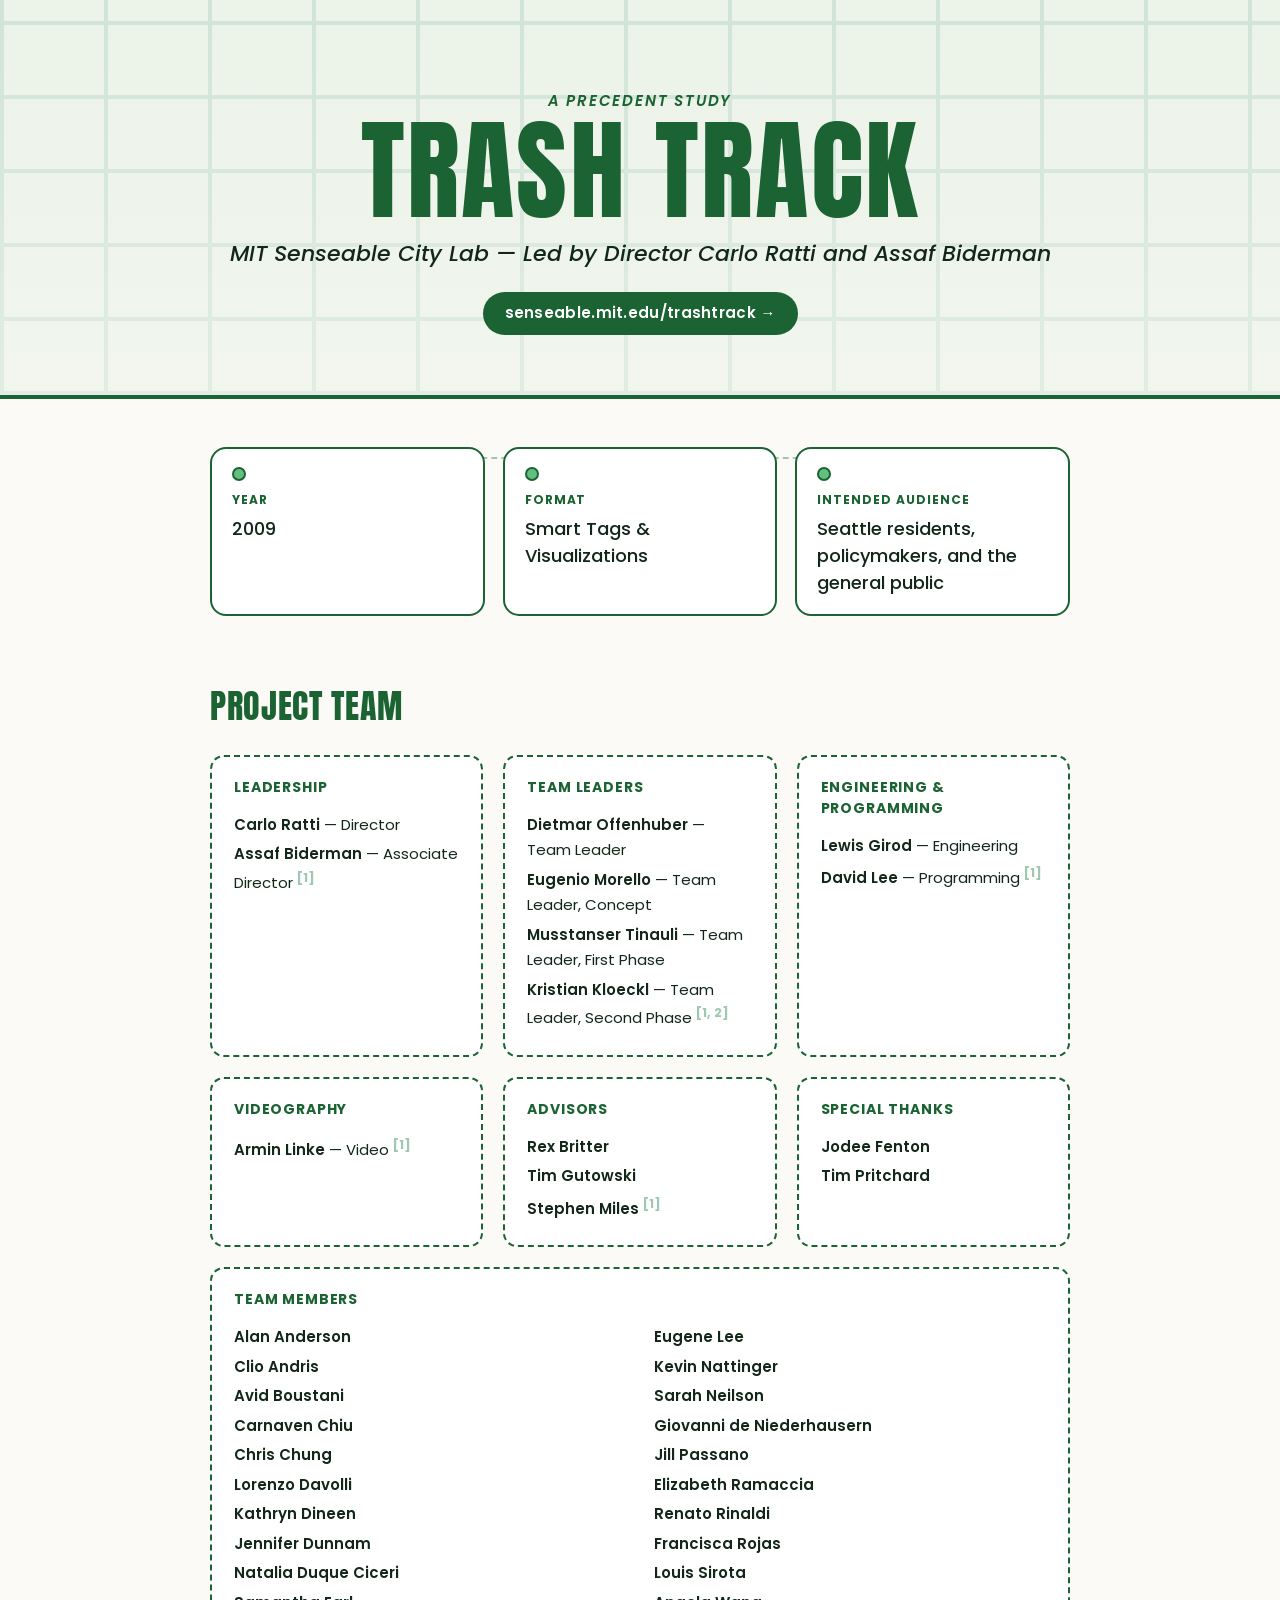
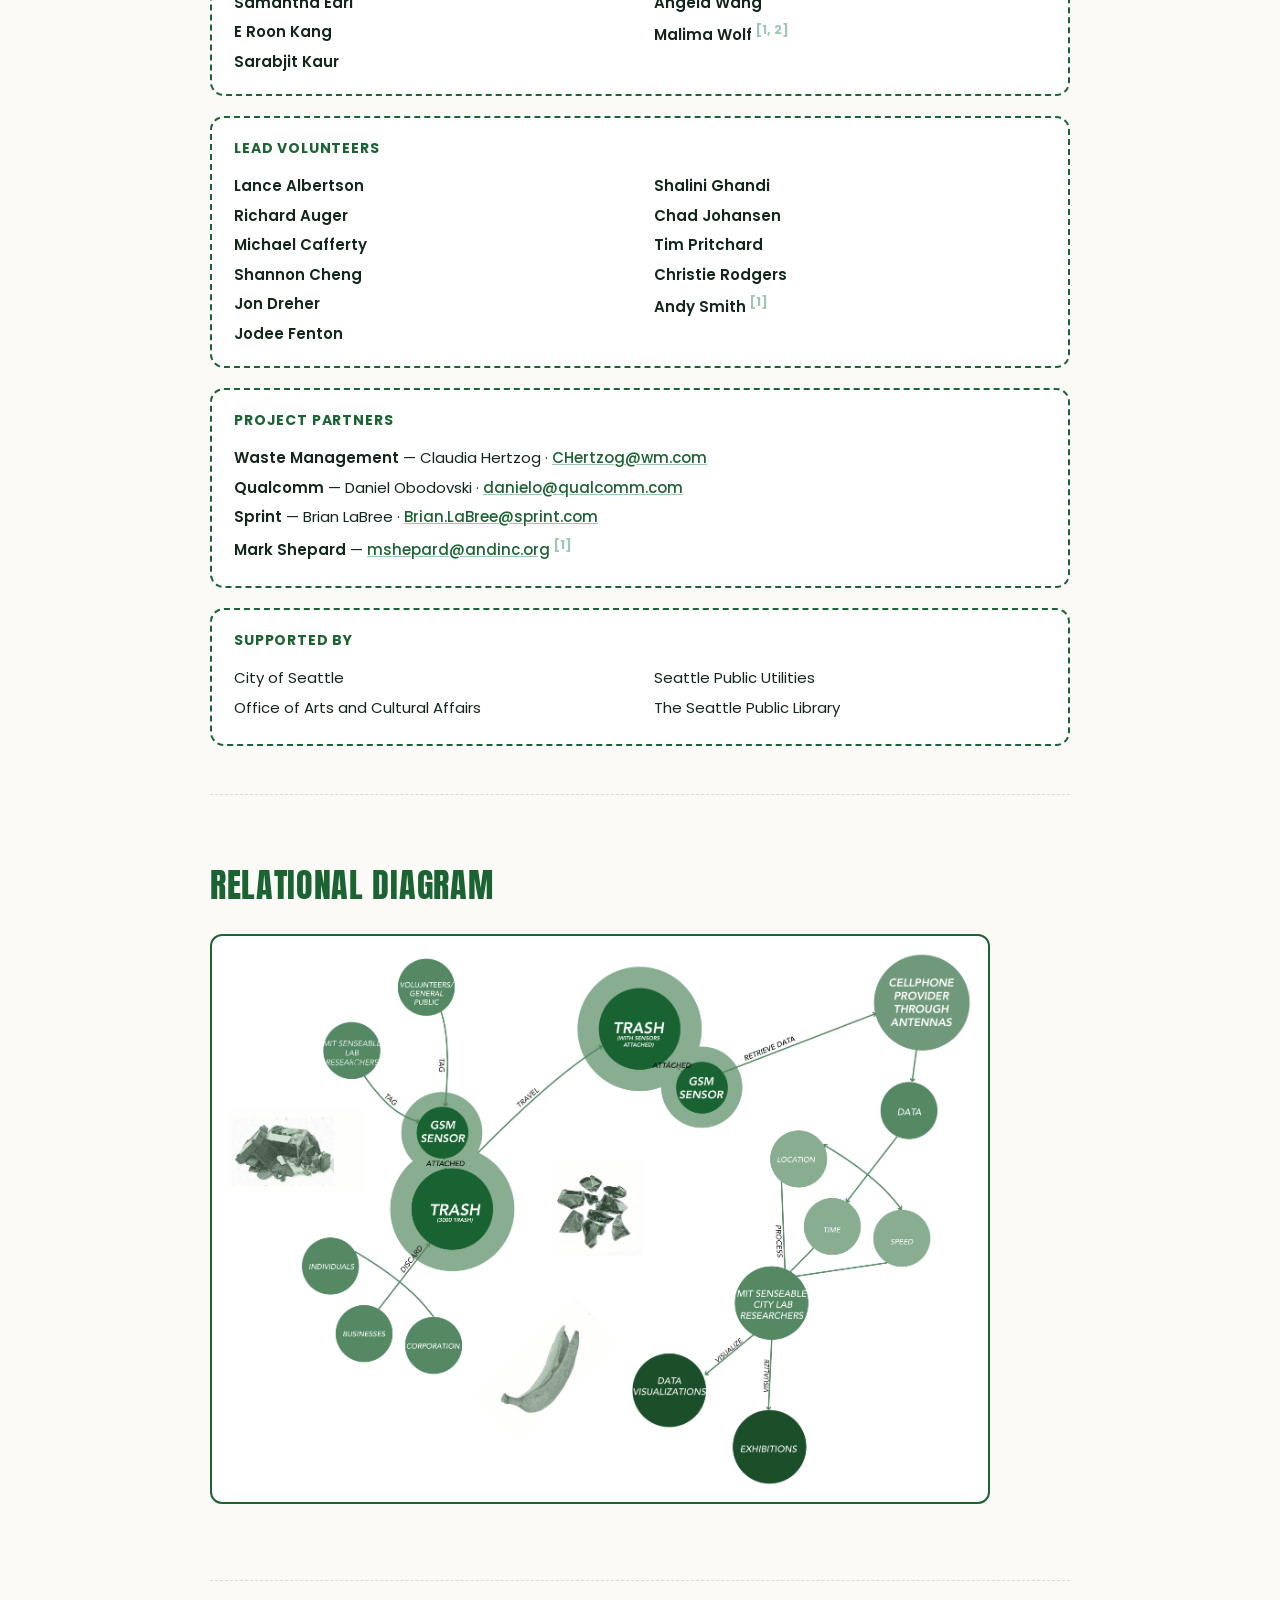
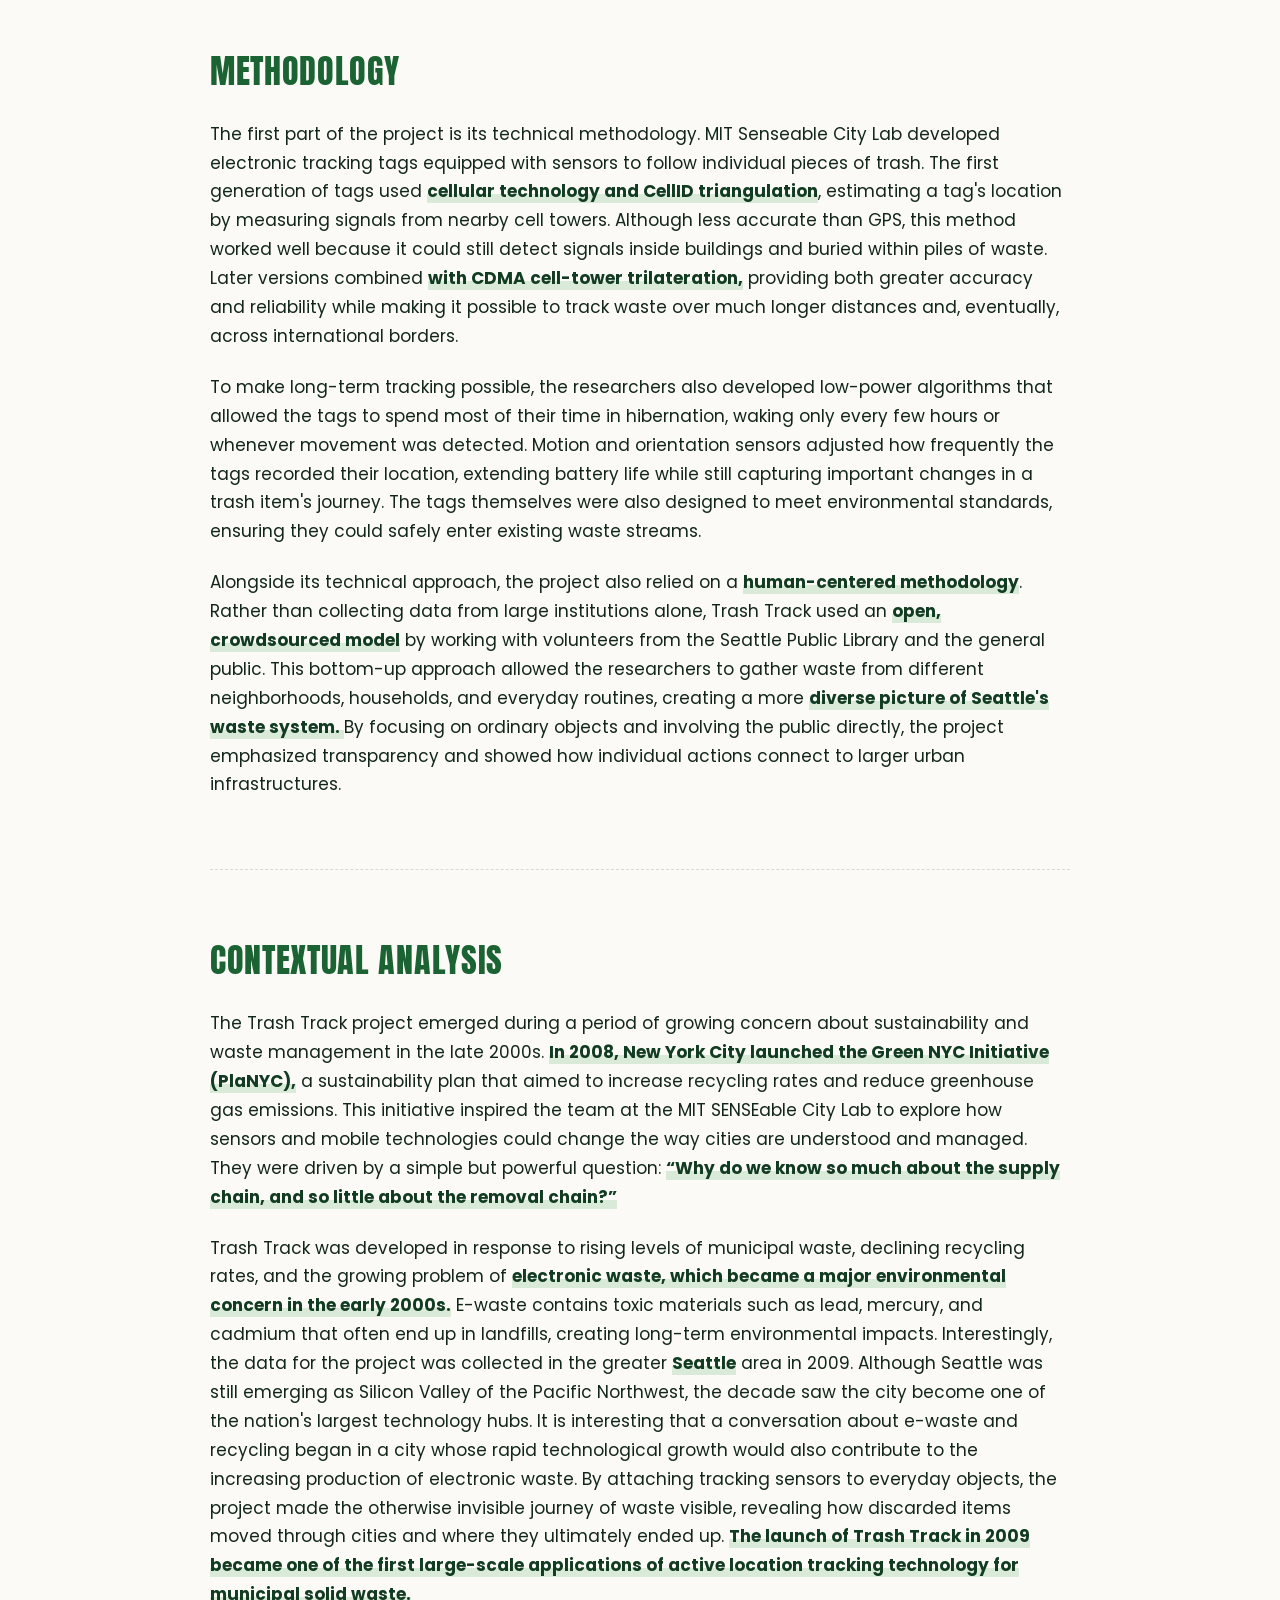
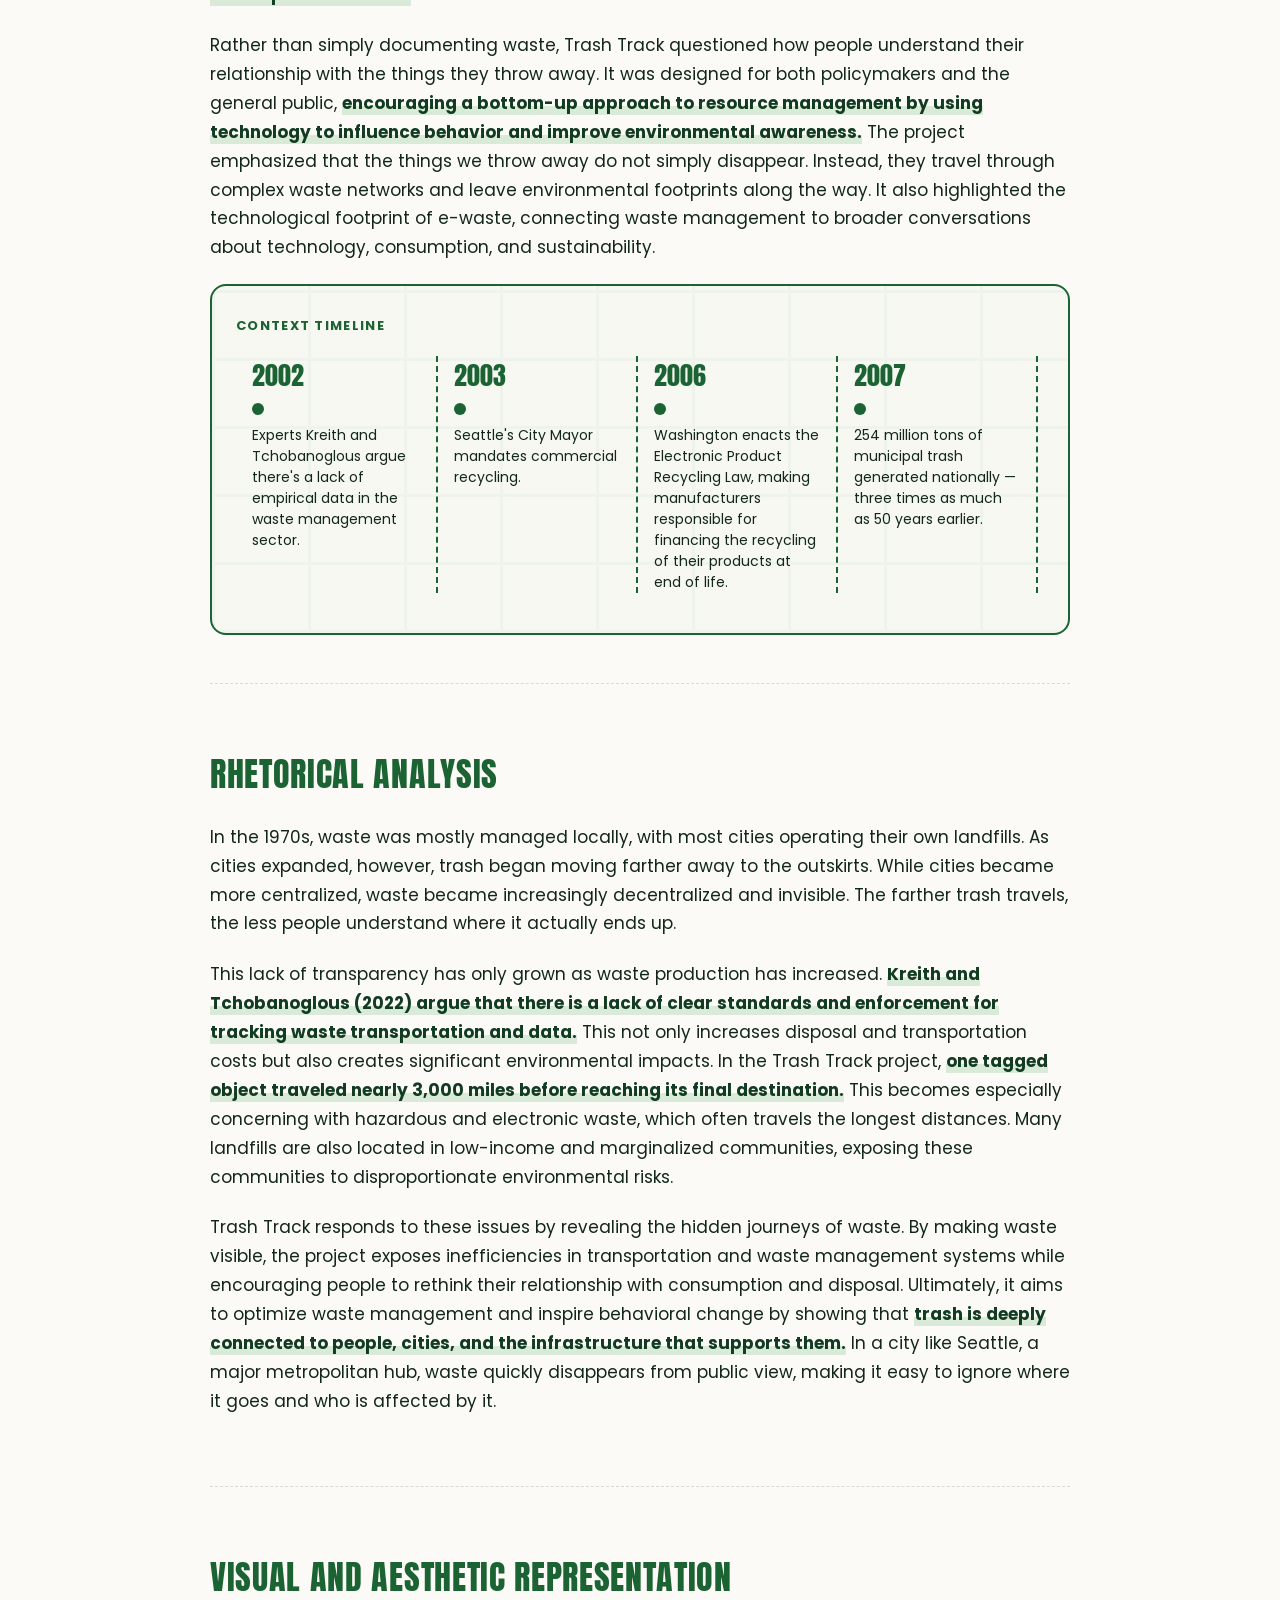
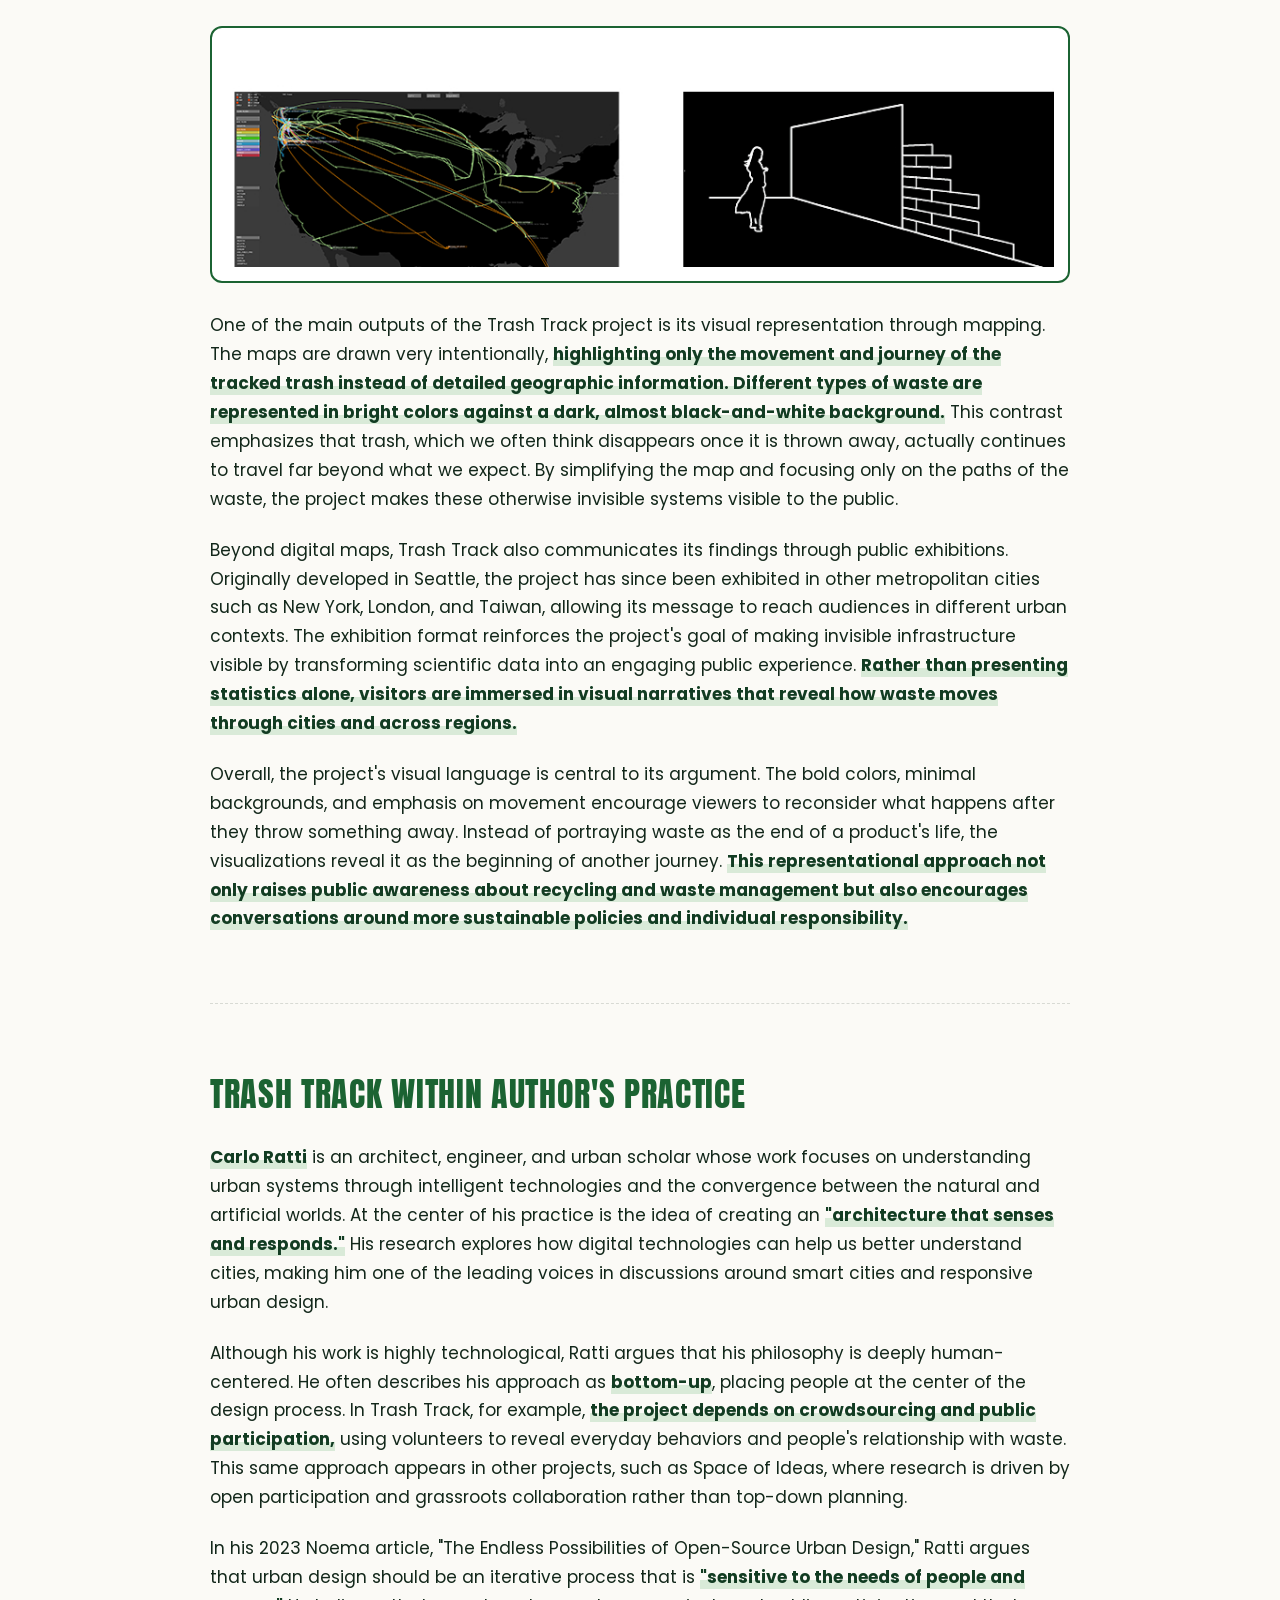
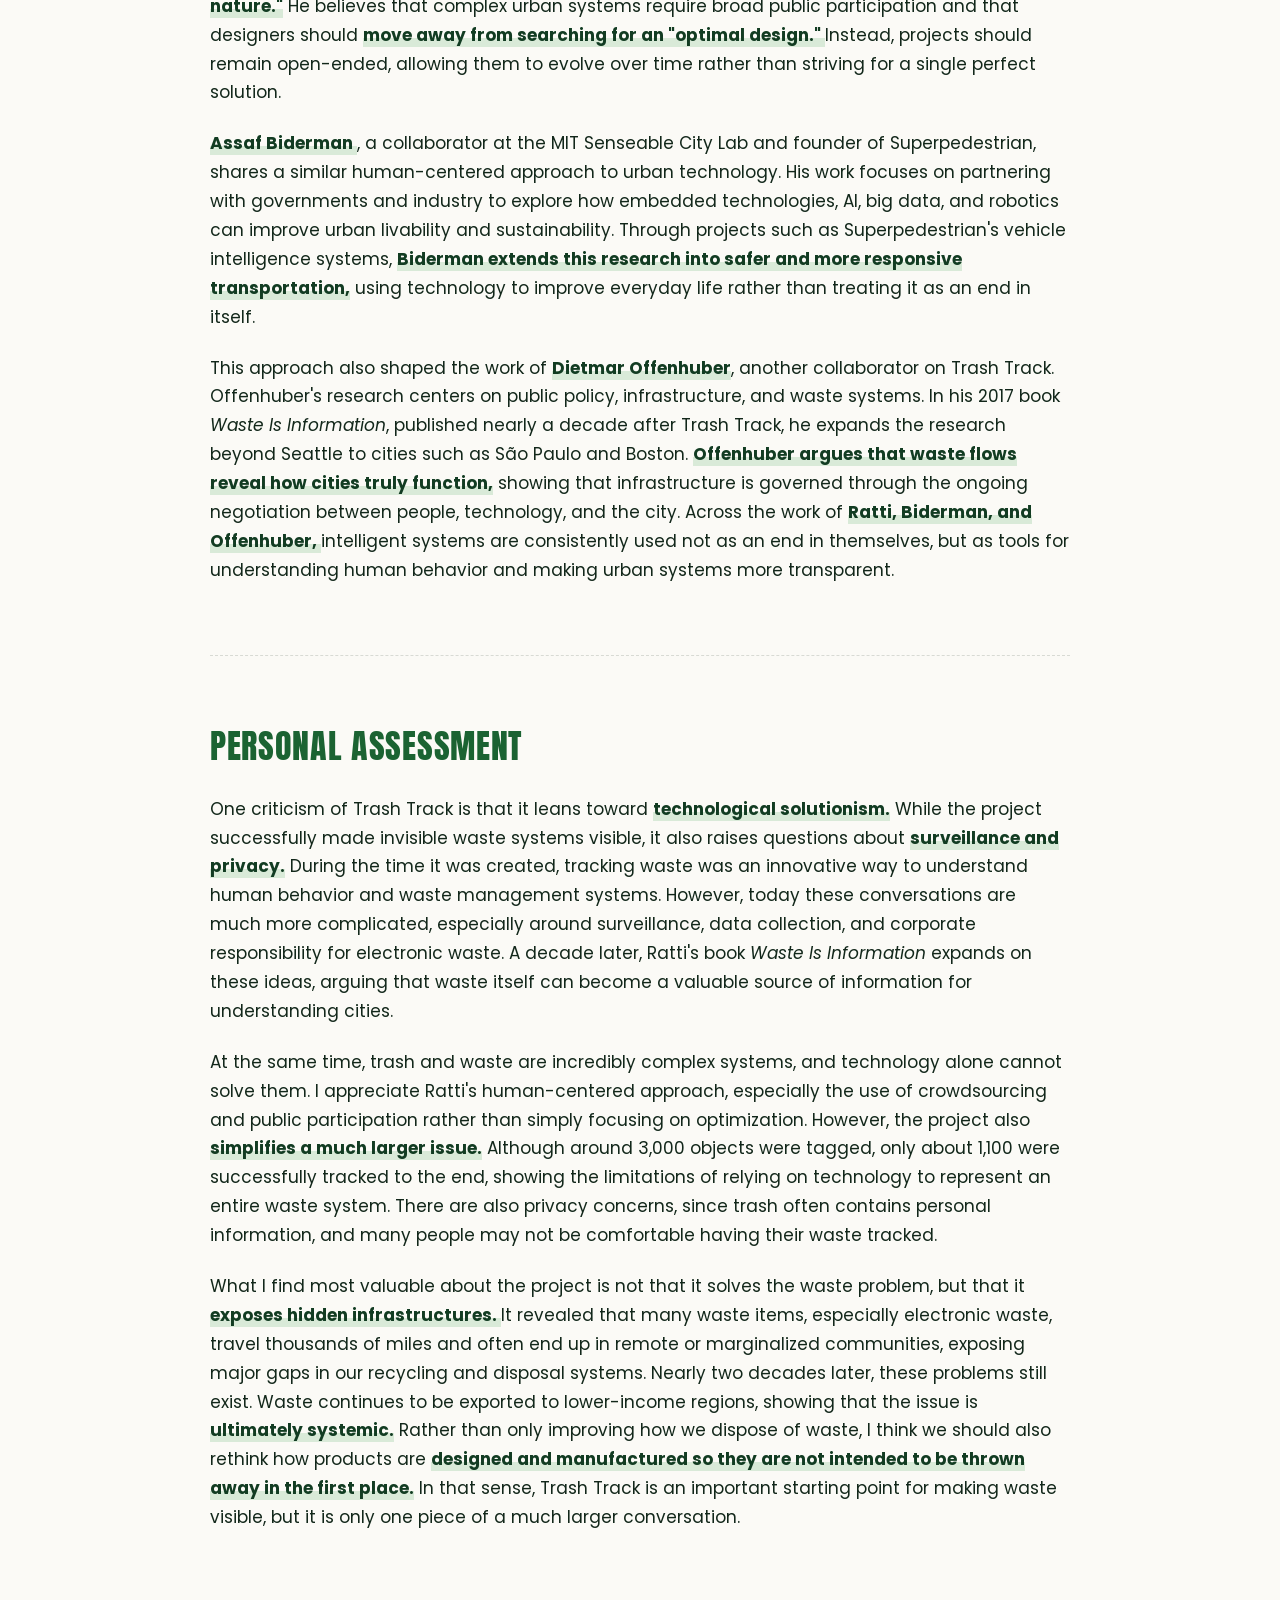
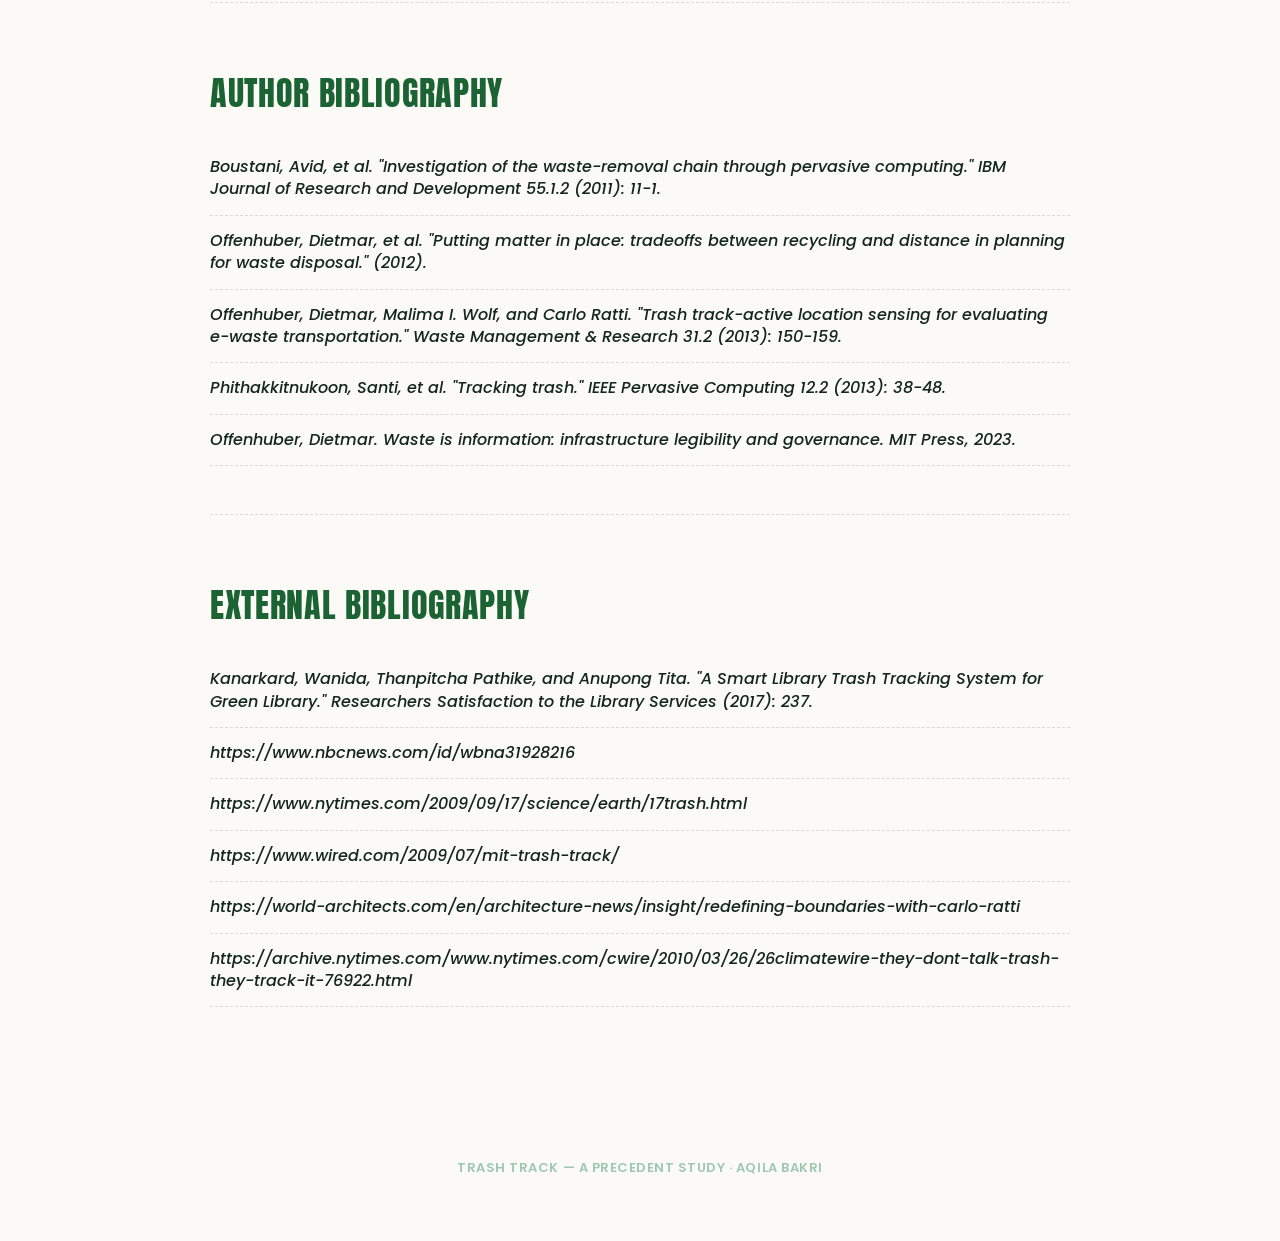
<file: index.html>
<!DOCTYPE html>
<html lang="en">
<head>
  <meta charset="UTF-8">
  <meta name="viewport" content="width=device-width, initial-scale=1.0">
  <title>Trash Track — A Precedent Study</title>
  <link rel="preconnect" href="https://fonts.googleapis.com">
  <link rel="preconnect" href="https://fonts.gstatic.com" crossorigin>
  <link href="https://fonts.googleapis.com/css2?family=Anton&family=Poppins:ital,wght@0,400;0,500;0,600;0,700;0,800;1,400;1,500;1,600&display=swap" rel="stylesheet">
  <link rel="stylesheet" href="style.css">
</head>
<body>

  <header class="hero">
    <div class="hero-inner">
      <p class="eyebrow">A Precedent Study</p>
      <h1 class="project-title">Trash Track</h1>
      <p class="project-author">MIT Senseable City Lab — Led by Director Carlo Ratti and Assaf Biderman</p>
      <a class="mit-link" href="https://senseable.mit.edu/trashtrack/" target="_blank" rel="noopener">senseable.mit.edu/trashtrack &#8594;</a>
    </div>
  </header>

  <main>

    <!-- QUICK FACTS -->
    <section class="facts-row">
      <div class="fact-node">
        <span class="fact-dot"></span>
        <span class="fact-label">Year</span>
        <span class="fact-value">2009</span>
      </div>
      <div class="fact-node">
        <span class="fact-dot"></span>
        <span class="fact-label">Format</span>
        <span class="fact-value">Smart Tags &amp; Visualizations</span>
      </div>
      <div class="fact-node">
        <span class="fact-dot"></span>
        <span class="fact-label">Intended Audience</span>
        <span class="fact-value">Seattle residents, policymakers, and the general public</span>
      </div>
    </section>

    <!-- TEAM -->
    <section class="section">
      <h2 class="section-heading">Project Team</h2>

      <div class="credit-grid">

        <div class="credit-card">
          <h3 class="credit-title">Leadership</h3>
          <ul class="credit-list">
            <li><span class="name">Carlo Ratti</span> — Director</li>
            <li><span class="name">Assaf Biderman</span> — Associate Director <sup>[1]</sup></li>
          </ul>
        </div>

        <div class="credit-card">
          <h3 class="credit-title">Team Leaders</h3>
          <ul class="credit-list">
            <li><span class="name">Dietmar Offenhuber</span> — Team Leader</li>
            <li><span class="name">Eugenio Morello</span> — Team Leader, Concept</li>
            <li><span class="name">Musstanser Tinauli</span> — Team Leader, First Phase</li>
            <li><span class="name">Kristian Kloeckl</span> — Team Leader, Second Phase <sup>[1, 2]</sup></li>
          </ul>
        </div>

        <div class="credit-card">
          <h3 class="credit-title">Engineering &amp; Programming</h3>
          <ul class="credit-list">
            <li><span class="name">Lewis Girod</span> — Engineering</li>
            <li><span class="name">David Lee</span> — Programming <sup>[1]</sup></li>
          </ul>
        </div>

        <div class="credit-card">
          <h3 class="credit-title">Videography</h3>
          <ul class="credit-list">
            <li><span class="name">Armin Linke</span> — Video <sup>[1]</sup></li>
          </ul>
        </div>

        <div class="credit-card">
          <h3 class="credit-title">Advisors</h3>
          <ul class="credit-list">
            <li><span class="name">Rex Britter</span></li>
            <li><span class="name">Tim Gutowski</span></li>
            <li><span class="name">Stephen Miles</span> <sup>[1]</sup></li>
          </ul>
        </div>

        <div class="credit-card">
          <h3 class="credit-title">Special Thanks</h3>
          <ul class="credit-list">
            <li><span class="name">Jodee Fenton</span></li>
            <li><span class="name">Tim Pritchard</span></li>
          </ul>
        </div>

        <div class="credit-card credit-card--wide">
          <h3 class="credit-title">Team Members</h3>
          <ul class="credit-list credit-list--columns">
            <li><span class="name">Alan Anderson</span></li>
            <li><span class="name">Clio Andris</span></li>
            <li><span class="name">Avid Boustani</span></li>
            <li><span class="name">Carnaven Chiu</span></li>
            <li><span class="name">Chris Chung</span></li>
            <li><span class="name">Lorenzo Davolli</span></li>
            <li><span class="name">Kathryn Dineen</span></li>
            <li><span class="name">Jennifer Dunnam</span></li>
            <li><span class="name">Natalia Duque Ciceri</span></li>
            <li><span class="name">Samantha Earl</span></li>
            <li><span class="name">E Roon Kang</span></li>
            <li><span class="name">Sarabjit Kaur</span></li>
            <li><span class="name">Eugene Lee</span></li>
            <li><span class="name">Kevin Nattinger</span></li>
            <li><span class="name">Sarah Neilson</span></li>
            <li><span class="name">Giovanni de Niederhausern</span></li>
            <li><span class="name">Jill Passano</span></li>
            <li><span class="name">Elizabeth Ramaccia</span></li>
            <li><span class="name">Renato Rinaldi</span></li>
            <li><span class="name">Francisca Rojas</span></li>
            <li><span class="name">Louis Sirota</span></li>
            <li><span class="name">Angela Wang</span></li>
            <li><span class="name">Malima Wolf</span> <sup>[1, 2]</sup></li>
          </ul>
        </div>

        <div class="credit-card credit-card--wide">
          <h3 class="credit-title">Lead Volunteers</h3>
          <ul class="credit-list credit-list--columns">
            <li><span class="name">Lance Albertson</span></li>
            <li><span class="name">Richard Auger</span></li>
            <li><span class="name">Michael Cafferty</span></li>
            <li><span class="name">Shannon Cheng</span></li>
            <li><span class="name">Jon Dreher</span></li>
            <li><span class="name">Jodee Fenton</span></li>
            <li><span class="name">Shalini Ghandi</span></li>
            <li><span class="name">Chad Johansen</span></li>
            <li><span class="name">Tim Pritchard</span></li>
            <li><span class="name">Christie Rodgers</span></li>
            <li><span class="name">Andy Smith</span> <sup>[1]</sup></li>
          </ul>
        </div>

        <div class="credit-card credit-card--wide">
          <h3 class="credit-title">Project Partners</h3>
          <ul class="credit-list">
            <li><span class="name">Waste Management</span> — Claudia Hertzog · <a class="inline-link" href="mailto:CHertzog@wm.com">CHertzog@wm.com</a></li>
            <li><span class="name">Qualcomm</span> — Daniel Obodovski · <a class="inline-link" href="mailto:danielo@qualcomm.com">danielo@qualcomm.com</a></li>
            <li><span class="name">Sprint</span> — Brian LaBree · <a class="inline-link" href="mailto:Brian.LaBree@sprint.com">Brian.LaBree@sprint.com</a></li>
            <li><span class="name">Mark Shepard</span> — <a class="inline-link" href="mailto:mshepard@andinc.org">mshepard@andinc.org</a> <sup>[1]</sup></li>
          </ul>
        </div>

        <div class="credit-card credit-card--wide">
          <h3 class="credit-title">Supported By</h3>
          <ul class="credit-list credit-list--columns">
            <li>City of Seattle</li>
            <li>Office of Arts and Cultural Affairs</li>
            <li>Seattle Public Utilities</li>
            <li>The Seattle Public Library</li>
          </ul>
        </div>

      </div>
    </section>

    <!-- RELATIONAL DIAGRAM -->
    <section class="section">
      <h2 class="section-heading">Relational Diagram</h2>
      <img src="assets/relational-diagram.png" alt="Relational diagram mapping how trash, GSM sensors, the cellphone network, and MIT Senseable City Lab researchers connect to produce data visualizations and exhibitions" class="project-image diagram-image">
    </section>

    <!-- METHODOLOGY -->
    <section class="section">
      <h2 class="section-heading">Methodology</h2>

      <p class="project-paragraph">
        The first part of the project is its technical methodology. MIT Senseable City Lab developed electronic tracking tags equipped with sensors to follow individual pieces of trash. The first generation of tags used <strong>cellular technology and CellID triangulation</strong>, estimating a tag's location by measuring signals from nearby cell towers. Although less accurate than GPS, this method worked well because it could still detect signals inside buildings and buried within piles of waste. Later versions combined <strong> with CDMA cell-tower trilateration,</strong> providing both greater accuracy and reliability while making it possible to track waste over much longer distances and, eventually, across international borders.
      </p>

      <p class="project-paragraph">
        To make long-term tracking possible, the researchers also developed low-power algorithms that allowed the tags to spend most of their time in hibernation, waking only every few hours or whenever movement was detected. Motion and orientation sensors adjusted how frequently the tags recorded their location, extending battery life while still capturing important changes in a trash item's journey. The tags themselves were also designed to meet environmental standards, ensuring they could safely enter existing waste streams.
      </p>

      <p class="project-paragraph">
        Alongside its technical approach, the project also relied on a <strong>human-centered methodology</strong>. Rather than collecting data from large institutions alone, Trash Track used an <strong>open, crowdsourced model</strong> by working with volunteers from the Seattle Public Library and the general public. This bottom-up approach allowed the researchers to gather waste from different neighborhoods, households, and everyday routines, creating a more <strong>diverse picture of Seattle's waste system. </strong>By focusing on ordinary objects and involving the public directly, the project emphasized transparency and showed how individual actions connect to larger urban infrastructures.
      </p>
    </section>

    <!-- CONTEXTUAL ANALYSIS -->
    <section class="section">
      <h2 class="section-heading">Contextual Analysis</h2>

      <p class="project-paragraph">
        The Trash Track project emerged during a period of growing concern about sustainability and waste management in the late 2000s. <strong>In 2008, New York City launched the Green NYC Initiative (PlaNYC),</strong> a sustainability plan that aimed to increase recycling rates and reduce greenhouse gas emissions. This initiative inspired the team at the MIT SENSEable City Lab to explore how sensors and mobile technologies could change the way cities are understood and managed. They were driven by a simple but powerful question: <strong>“Why do we know so much about the supply chain, and so little about the removal chain?”</strong>
      </p>

      <p class="project-paragraph">
        Trash Track was developed in response to rising levels of municipal waste, declining recycling rates, and the growing problem of <strong>electronic waste, which became a major environmental concern in the early 2000s.</strong> E-waste contains toxic materials such as lead, mercury, and cadmium that often end up in landfills, creating long-term environmental impacts. Interestingly, the data for the project was collected in the greater <strong>Seattle</strong> area in 2009. Although Seattle was still emerging as Silicon Valley of the Pacific Northwest, the decade saw the city become one of the nation's largest technology hubs. It is interesting that a conversation about e-waste and recycling began in a city whose rapid technological growth would also contribute to the increasing production of electronic waste. By attaching tracking sensors to everyday objects, the project made the otherwise invisible journey of waste visible, revealing how discarded items moved through cities and where they ultimately ended up. <strong>The launch of Trash Track in 2009 became one of the first large-scale applications of active location tracking technology for municipal solid waste.</strong>
      </p>

      <p class="project-paragraph">
        Rather than simply documenting waste, Trash Track questioned how people understand their relationship with the things they throw away. It was designed for both policymakers and the general public, <strong>encouraging a bottom-up approach to resource management by using technology to influence behavior and improve environmental awareness.</strong> The project emphasized that the things we throw away do not simply disappear. Instead, they travel through complex waste networks and leave environmental footprints along the way. It also highlighted the technological footprint of e-waste, connecting waste management to broader conversations about technology, consumption, and sustainability.
      </p>
      <!-- TIMELINE -->
      <div class="timeline-wrap">
        <p class="timeline-caption">Context Timeline</p>
        <div class="timeline">
          <div class="timeline-item">
            <span class="timeline-year">2002</span>
            <span class="timeline-dot"></span>
            <p class="timeline-text">Experts Kreith and Tchobanoglous argue there's a lack of empirical data in the waste management sector.</p>
          </div>
          <div class="timeline-item">
            <span class="timeline-year">2003</span>
            <span class="timeline-dot"></span>
            <p class="timeline-text">Seattle's City Mayor mandates commercial recycling.</p>
          </div>
          <div class="timeline-item">
            <span class="timeline-year">2006</span>
            <span class="timeline-dot"></span>
            <p class="timeline-text">Washington enacts the Electronic Product Recycling Law, making manufacturers responsible for financing the recycling of their products at end of life.</p>
          </div>
          <div class="timeline-item">
            <span class="timeline-year">2007</span>
            <span class="timeline-dot"></span>
            <p class="timeline-text">254 million tons of municipal trash generated nationally — three times as much as 50 years earlier.</p>
          </div>
          <div class="timeline-item">
            <span class="timeline-year">2008</span>
            <span class="timeline-dot"></span>
            <p class="timeline-text">Seattle City Council passes the Zero Waste Resolution to recycle and compost all landfill waste.</p>
          </div>
          <div class="timeline-item">
            <span class="timeline-year">2009</span>
            <span class="timeline-dot"></span>
            <p class="timeline-text">NYC's Green NYC Initiative inspires the Trash Track project; Washington's E-Waste Recycling Law takes effect, funding free e-waste recycling.</p>
          </div>
          <div class="timeline-item timeline-item--launch">
            <span class="timeline-year">2009</span>
            <span class="timeline-dot timeline-dot--launch"></span>
            <p class="timeline-text"><strong>Trash Track launches</strong></p>
          </div>
          <div class="timeline-item">
            <span class="timeline-year">After</span>
            <span class="timeline-dot"></span>
            <p class="timeline-text">Results are presented through immersive exhibitions in multiple cities, sparking discussions on sustainable public policy.</p>
          </div>
        </div>
      </div>
    </section>
      </section>


  
      <section class="section">
        <h2 class="section-heading">Rhetorical Analysis</h2>  
      <p class="project-paragraph">
        In the 1970s, waste was mostly managed locally, with most cities operating their own landfills. As cities expanded, however, trash began moving farther away to the outskirts. While cities became more centralized, waste became increasingly decentralized and invisible. The farther trash travels, the less people understand where it actually ends up.
      </p>

      <p class="project-paragraph">
        This lack of transparency has only grown as waste production has increased. <strong>Kreith and Tchobanoglous (2022) argue that there is a lack of clear standards and enforcement for tracking waste transportation and data.</strong> This not only increases disposal and transportation costs but also creates significant environmental impacts. In the Trash Track project, <strong>one tagged object traveled nearly 3,000 miles before reaching its final destination.</strong> This becomes especially concerning with hazardous and electronic waste, which often travels the longest distances. Many landfills are also located in low-income and marginalized communities, exposing these communities to disproportionate environmental risks.
      </p>

      <p class="project-paragraph">
        Trash Track responds to these issues by revealing the hidden journeys of waste. By making waste visible, the project exposes inefficiencies in transportation and waste management systems while encouraging people to rethink their relationship with consumption and disposal. Ultimately, it aims to optimize waste management and inspire behavioral change by showing that <strong>trash is deeply connected to people, cities, and the infrastructure that supports them.</strong> In a city like Seattle, a major metropolitan hub, waste quickly disappears from public view, making it easy to ignore where it goes and who is affected by it.
      </p>
      </section>

      

    <!-- VISUAL AND AESTHETIC REPRESENTATION -->
    <section class="section">
      <h2 class="section-heading">Visual and Aesthetic Representation</h2>
      <img src="assets/visual-maps.png" alt="Trash Track visualizations with mapped waste movement and exhibition imagery" class="project-image visual-image">

      <p class="project-paragraph">
        One of the main outputs of the Trash Track project is its visual representation through mapping. The maps are drawn very intentionally, <strong>highlighting only the movement and journey of the tracked trash instead of detailed geographic information. Different types of waste are represented in bright colors against a dark, almost black-and-white background.</strong> This contrast emphasizes that trash, which we often think disappears once it is thrown away, actually continues to travel far beyond what we expect. By simplifying the map and focusing only on the paths of the waste, the project makes these otherwise invisible systems visible to the public.
      </p>

      <p class="project-paragraph">
        Beyond digital maps, Trash Track also communicates its findings through public exhibitions. Originally developed in Seattle, the project has since been exhibited in other metropolitan cities such as New York, London, and Taiwan, allowing its message to reach audiences in different urban contexts. The exhibition format reinforces the project's goal of making invisible infrastructure visible by transforming scientific data into an engaging public experience. <strong>Rather than presenting statistics alone, visitors are immersed in visual narratives that reveal how waste moves through cities and across regions.</strong>
      </p>

      <p class="project-paragraph">
        Overall, the project's visual language is central to its argument. The bold colors, minimal backgrounds, and emphasis on movement encourage viewers to reconsider what happens after they throw something away. Instead of portraying waste as the end of a product's life, the visualizations reveal it as the beginning of another journey. <strong>This representational approach not only raises public awareness about recycling and waste management but also encourages conversations around more sustainable policies and individual responsibility.</strong>
      </p>
    </section>

    <!-- TRASH TRACK WITHIN AUTHOR'S PRACTICE -->
    <section class="section">
      <h2 class="section-heading">Trash Track within Author's Practice</h2>

      <p class="project-paragraph">
        <strong>Carlo Ratti</strong> is an architect, engineer, and urban scholar whose work focuses on understanding urban systems through intelligent technologies and the convergence between the natural and artificial worlds. At the center of his practice is the idea of creating an <strong>"architecture that senses and responds."</strong> His research explores how digital technologies can help us better understand cities, making him one of the leading voices in discussions around smart cities and responsive urban design.
      </p>

      <p class="project-paragraph">
        Although his work is highly technological, Ratti argues that his philosophy is deeply human-centered. He often describes his approach as <strong>bottom-up</strong>, placing people at the center of the design process. In Trash Track, for example, <strong>the project depends on crowdsourcing and public participation,</strong> using volunteers to reveal everyday behaviors and people's relationship with waste. This same approach appears in other projects, such as Space of Ideas, where research is driven by <strong> </strong>open participation and grassroots collaboration rather than top-down planning.</strong>
      </p>

      <p class="project-paragraph">
        In his 2023 Noema article, "The Endless Possibilities of Open-Source Urban Design," Ratti argues that urban design should be an iterative process that is <strong>"sensitive to the needs of people and nature."</strong> He believes that complex urban systems require broad public participation and that designers should <strong> move away from searching for an "optimal design." </strong> Instead, projects should remain open-ended, allowing them to evolve over time rather than striving for a single perfect solution.
      </p>

      <p class="project-paragraph">
       <strong>Assaf Biderman </strong> , a collaborator at the MIT Senseable City Lab and founder of Superpedestrian, shares a similar human-centered approach to urban technology. His work focuses on partnering with governments and industry to explore how embedded technologies, AI, big data, and robotics can improve urban livability and sustainability. Through projects such as Superpedestrian's vehicle intelligence systems, <strong>Biderman extends this research into safer and more responsive transportation,</strong> using technology to improve everyday life rather than treating it as an end in itself.
      </p>

      <p class="project-paragraph">
        This approach also shaped the work of <strong>Dietmar Offenhuber</strong>, another collaborator on Trash Track. Offenhuber's research centers on public policy, infrastructure, and waste systems. In his 2017 book <em>Waste Is Information</em>, published nearly a decade after Trash Track, he expands the research beyond Seattle to cities such as São Paulo and Boston. <strong>Offenhuber argues that waste flows reveal how cities truly function,</strong> showing that infrastructure is governed through the ongoing negotiation between people, technology, and the city. Across the work of <strong> Ratti, Biderman, and Offenhuber, </strong> intelligent systems are consistently used not as an end in themselves, but as tools for understanding human behavior and making urban systems more transparent.
      </p>
    </section>

    <!-- PERSONAL ASSESSMENT -->
    <section class="section">
      <h2 class="section-heading">Personal Assessment</h2>

      <p class="project-paragraph">
        One criticism of Trash Track is that it leans toward <strong>technological solutionism.</strong> While the project successfully made invisible waste systems visible, it also raises questions about <strong>surveillance and privacy.</strong> During the time it was created, tracking waste was an innovative way to understand human behavior and waste management systems. However, today these conversations are much more complicated, especially around surveillance, data collection, and corporate responsibility for electronic waste. A decade later, Ratti's book <em>Waste Is Information</em> expands on these ideas, arguing that waste itself can become a valuable source of information for understanding cities.
      </p>

      <p class="project-paragraph">
        At the same time, trash and waste are incredibly complex systems, and technology alone cannot solve them. I appreciate Ratti's human-centered approach, especially the use of crowdsourcing and public participation rather than simply focusing on optimization. However, the project also <strong>simplifies a much larger issue.</strong> Although around 3,000 objects were tagged, only about 1,100 were successfully tracked to the end,</strong> showing the limitations of relying on technology to represent an entire waste system. There are also privacy concerns, since trash often contains personal information, and many people may not be comfortable having their waste tracked.
      </p>

      <p class="project-paragraph">
        What I find most valuable about the project is not that it solves the waste problem, but that it <strong> exposes hidden infrastructures. </strong> It revealed that many waste items, especially electronic waste, travel thousands of miles and often end up in remote or marginalized communities, exposing major gaps in our recycling and disposal systems. Nearly two decades later, these problems still exist. Waste continues to be exported to lower-income regions, showing that the issue is <strong> ultimately systemic.</strong> Rather than only improving how we dispose of waste, I think we should also rethink how products are <strong> designed and manufactured so they are not intended to be thrown away in the first place.</strong> In that sense, Trash Track is an important starting point for making waste visible, but it is only one piece of a much larger conversation.
      </p>
    </section>

    <!-- AUTHOR BIBLIOGRAPHY -->
    <section class="section">
      <h2 class="section-heading">Author Bibliography</h2>
      <div class="link-list">
        <a href="https://d1wqtxts1xzle7.cloudfront.net/102951138/94dc1f68940d503c0cc553281f510d85735e-libre.pdf?1685754847=&response-content-disposition=inline%3B+filename%3DInvestigation_of_the_waste_removal_chain.pdf&Expires=1783045602&Signature=N0PZ8Z581~mNsEuhTAWoRqaVlyie0-oPzcNi4tFiwtxyv0lry90MJjICnnZ-Kv2badxNKZiTc9FWYCiclgj-mgr8UNvMMzD9nx5uKmu6uyCCSUhGAZ71P4XLLI3Q-CBhZ62nTDDSUEirSw-WnCBAmhRB-RpzN~SI5b4y6EwYliZT-ihi1C3ADcAQ0c6fRjBGYo93WvNZ3XO~Z03ubS8VWCiQ~E~t9R5AkaPrJ7jLbydZZxA3MWds4yFbXX6ZmPIFIys76SqtSHS7yRksMOKYu4j-LbcD9S1KdCwg0t2Thuw8XQG-Tq-TdPfyZAzlzvSAFkeRYKOPmRqWf1hsxlYBvg__&Key-Pair-Id=APKAJLOHF5GGSLRBV4ZA" class="project-link" target="_blank" rel="noopener">Boustani, Avid, et al. "Investigation of the waste-removal chain through pervasive computing." IBM Journal of Research and Development 55.1.2 (2011): 11-1.</a>
        <a href="https://dspace.mit.edu/bitstream/handle/1721.1/101625/Ratti_Putting%20matter.pdf?sequence=1&isAllowed=y" class="project-link" target="_blank" rel="noopener">Offenhuber, Dietmar, et al. "Putting matter in place: tradeoffs between recycling and distance in planning for waste disposal." (2012).</a>
        <a href="https://journals.sagepub.com/doi/pdf/10.1177/0734242X12469822?__cf_chl_f_tk=UpMCyZEfwv2Wwot99Ypy9RQjqIUlsG_R.NJmB5uKsfc-1783042388-1.0.1.1-j8Usb9ywQoZ8zNEx_PPg8EW_3EKim6v0zN5LejfJ8_c" class="project-link" target="_blank" rel="noopener">Offenhuber, Dietmar, Malima I. Wolf, and Carlo Ratti. "Trash track-active location sensing for evaluating e-waste transportation." Waste Management &amp; Research 31.2 (2013): 150-159.</a>
        <a href="https://resolver.ebsco.com/c/hvnjcg/result?id_token_hint=eyJraWQiOiIxNzY5MTEwMjQ0MDQ3IiwiYWxnIjoiUlMyNTYifQ.[base64].[base64]&customer=s2953473&group=main&profile=ftf&auth_type=force&key=100.65.137.136_8000_762473792&sid=google&auinit=S&aulast=Phithakkitnukoon&atitle=Tracking%20trash&id=doi:10.1109/MPRV.2013.37&title=IEEE%20Pervasive%20Computing&volume=12&issue=2&date=2013&spage=38&site=ftf-live" class="project-link" target="_blank" rel="noopener">Phithakkitnukoon, Santi, et al. "Tracking trash." IEEE Pervasive Computing 12.2 (2013): 38-48.</a>
        <span class="project-link project-link--static">Offenhuber, Dietmar. <em>Waste is information: infrastructure legibility and governance.</em> MIT Press, 2023.</span>
      </div>
    </section>

    <!-- EXTERNAL BIBLIOGRAPHY -->
    <section class="section">
      <h2 class="section-heading">External Bibliography</h2>
      <div class="link-list">
        <a href="https://www.researchgate.net/profile/Siti-Farizwana-Mohd-Ridzwan-2/publication/328799708_A_Bibliometric_Analysis_of_Studies_on_Medical_Radiation_Workers_Active_Authors_Hot_Topics_and_Malaysian_Works_in_the_Research_Landscape/links/5d94046e92851c33e94e05ba/A-Bibliometric-Analysis-of-Studies-on-Medical-Radiation-Workers-Active-Authors-Hot-Topics-and-Malaysian-Works-in-the-Research-Landscape.pdf#page=240" class="project-link" target="_blank" rel="noopener">Kanarkard, Wanida, Thanpitcha Pathike, and Anupong Tita. "A Smart Library Trash Tracking System for Green Library." Researchers Satisfaction to the Library Services (2017): 237.</a>
        <a href="https://www.nbcnews.com/id/wbna31928216" class="project-link" target="_blank" rel="noopener">https://www.nbcnews.com/id/wbna31928216</a>
        <a href="https://www.nytimes.com/2009/09/17/science/earth/17trash.html" class="project-link" target="_blank" rel="noopener">https://www.nytimes.com/2009/09/17/science/earth/17trash.html</a>
        <a href="https://www.wired.com/2009/07/mit-trash-track/" class="project-link" target="_blank" rel="noopener">https://www.wired.com/2009/07/mit-trash-track/</a>
        <a href="https://world-architects.com/en/architecture-news/insight/redefining-boundaries-with-carlo-ratti" class="project-link" target="_blank" rel="noopener">https://world-architects.com/en/architecture-news/insight/redefining-boundaries-with-carlo-ratti</a>
        <a href="https://archive.nytimes.com/www.nytimes.com/cwire/2010/03/26/26climatewire-they-dont-talk-trash-they-track-it-76922.html" class="project-link" target="_blank" rel="noopener">https://archive.nytimes.com/www.nytimes.com/cwire/2010/03/26/26climatewire-they-dont-talk-trash-they-track-it-76922.html</a>
      </div>
    </section>

  </main>

  <footer class="site-footer">
    <p>Trash Track — A Precedent Study · Aqila Bakri</p>
  </footer>

</body>
</html>
</file>
<file: style.css>
@import url('https://fonts.googleapis.com/css2?family=Anton&family=Poppins:ital,wght@0,400;0,500;0,600;0,700;0,800;1,400;1,500;1,600&display=swap');

:root {
  --forest: #1b6332;
  --forest-dark: #123c22;
  --ink: #12271a;
  --sage: #9ec8b1;
  --sage-light: #d9ead8ff;
  --mint: #63bf7e;
  --paper: #fbfaf6;
  --white: #ffffff;
  --line: rgba(18, 39, 26, 0.15);
}

* {
  box-sizing: border-box;
}

body {
  font-family: 'Poppins', sans-serif;
  background-color: var(--paper);
  color: var(--ink);
  margin: 0;
  padding: 0;
  line-height: 1.5;
}

/* ---------- Map texture (shared background) ---------- */

.hero,
.timeline-wrap {
  background-image:
    linear-gradient(rgba(251, 250, 246, 0.86), rgba(251, 250, 246, 0.86)),
    repeating-linear-gradient(0deg, var(--sage) 0 3px, transparent 3px 68px),
    repeating-linear-gradient(90deg, var(--sage) 0 3px, transparent 3px 96px);
  background-color: var(--sage-light);
}

.hero {
  background-image:
    linear-gradient(rgba(251, 250, 246, 0.55), rgba(251, 250, 246, 0.72)),
    repeating-linear-gradient(0deg, var(--sage) 0 4px, transparent 4px 74px),
    repeating-linear-gradient(90deg, var(--sage) 0 4px, transparent 4px 104px);
}

/* ---------- Hero ---------- */

.hero {
  padding: 90px 20px 60px;
  border-bottom: 4px solid var(--forest);
}

.hero-inner {
  max-width: 900px;
  margin: 0 auto;
  text-align: center;
}

.eyebrow {
  font-family: 'Poppins', sans-serif;
  font-style: italic;
  font-weight: 600;
  letter-spacing: 0.12em;
  text-transform: uppercase;
  color: var(--forest);
  font-size: 15px;
  margin: 0 0 6px;
}

.project-title {
  font-family: 'Anton', sans-serif;
  font-weight: 400;
  text-transform: uppercase;
  letter-spacing: 0.02em;
  color: var(--forest);
  font-size: clamp(52px, 12vw, 110px);
  margin: 0 0 14px;
  line-height: 0.95;
}

.project-author {
  font-family: 'Poppins', sans-serif;
  font-weight: 500;
  font-style: italic;
  font-size: clamp(16px, 2.6vw, 22px);
  color: var(--ink);
  margin: 0 0 22px;
}

.mit-link {
  display: inline-block;
  font-family: 'Poppins', sans-serif;
  font-weight: 600;
  font-size: 15px;
  color: var(--white);
  background-color: var(--forest);
  padding: 10px 22px;
  border-radius: 999px;
  text-decoration: none;
  letter-spacing: 0.02em;
}

.mit-link:hover {
  background-color: var(--forest-dark);
}

/* ---------- Layout ---------- */

main {
  max-width: 900px;
  margin: 0 auto;
  padding: 0 20px;
}

.section {
  margin-top: 64px;
  padding-bottom: 48px;
  border-bottom: 1px dashed var(--line);
}

.section:last-of-type {
  border-bottom: none;
}

.section-heading {
  font-family: 'Anton', sans-serif;
  font-weight: 400;
  text-transform: uppercase;
  letter-spacing: 0.02em;
  color: var(--forest);
  font-size: clamp(26px, 4vw, 34px);
  margin: 0 0 24px;
}

/* ---------- Quick facts ---------- */

.facts-row {
  display: flex;
  flex-wrap: wrap;
  gap: 18px;
  margin-top: 48px;
  position: relative;
}

.facts-row::before {
  content: "";
  position: absolute;
  top: 10px;
  left: 10px;
  right: 10px;
  height: 0;
  border-top: 2px dashed var(--sage);
  z-index: 0;
}

.fact-node {
  position: relative;
  z-index: 1;
  flex: 1 1 220px;
  background: var(--white);
  border: 2px solid var(--forest);
  border-radius: 16px;
  padding: 18px 20px;
}

.fact-dot {
  display: block;
  width: 14px;
  height: 14px;
  border-radius: 50%;
  background: var(--mint);
  border: 2px solid var(--forest);
  margin-bottom: 10px;
}

.fact-label {
  display: block;
  font-weight: 700;
  text-transform: uppercase;
  letter-spacing: 0.08em;
  font-size: 12px;
  color: var(--forest);
  margin-bottom: 6px;
}

.fact-value {
  display: block;
  font-weight: 500;
  font-size: 18px;
  color: var(--ink);
}

/* ---------- Team credit cards ---------- */

.credit-grid {
  display: grid;
  grid-template-columns: repeat(auto-fit, minmax(220px, 1fr));
  gap: 20px;
}

.credit-card {
  border: 2px dashed var(--forest);
  border-radius: 14px;
  padding: 20px 22px;
  background: var(--white);
}

.credit-card--wide {
  grid-column: 1 / -1;
}

.credit-title {
  font-family: 'Poppins', sans-serif;
  font-weight: 700;
  text-transform: uppercase;
  letter-spacing: 0.06em;
  font-size: 14px;
  color: var(--forest);
  margin: 0 0 14px;
}

.credit-list {
  list-style: none;
  margin: 0;
  padding: 0;
  font-size: 15px;
  line-height: 1.7;
}

.credit-list li {
  margin-bottom: 4px;
}

.credit-list--columns {
  columns: 2;
  column-gap: 28px;
}

.credit-list .name {
  font-weight: 600;
}

.credit-list sup {
  color: var(--sage);
  font-weight: 700;
}

.inline-link {
  color: var(--forest);
  font-weight: 500;
  text-decoration: underline;
  text-decoration-color: var(--sage);
}

.inline-link:hover {
  color: var(--forest-dark);
}

/* ---------- Body copy ---------- */

.project-paragraph {
  font-weight: 400;
  margin: 0 0 22px;
  font-size: 17px;
  line-height: 1.7;
  text-align: left;
}

.project-paragraph strong {
  font-weight: 700;
  color: var(--forest-dark);
  background: linear-gradient(transparent 62%, var(--sage-light) 62%);
}

.project-image {
  display: block;
  max-width: 100%;
  height: auto;
  margin: 8px 0 28px;
  border: 2px solid var(--forest);
  border-radius: 12px;
  padding: 14px;
  background: var(--white);
}

.diagram-image {
  width: 100%;
  max-width: 780px;
}

.visual-image {
  width: 100%;
  max-width: 900px;
}

.placeholder-box {
  border: 2px dashed var(--sage);
  border-radius: 14px;
  padding: 28px;
  color: var(--forest);
  font-style: italic;
  font-weight: 500;
  text-align: center;
}

/* ---------- Timeline ---------- */

.timeline-wrap {
  margin-top: 12px;
  padding: 30px 24px;
  border-radius: 16px;
  border: 2px solid var(--forest);
}

.timeline-caption {
  font-weight: 700;
  text-transform: uppercase;
  letter-spacing: 0.1em;
  font-size: 13px;
  color: var(--forest);
  margin: 0 0 20px;
}

.timeline {
  display: flex;
  overflow-x: auto;
  gap: 0;
  padding-bottom: 10px;
}

.timeline-item {
  flex: 0 0 200px;
  position: relative;
  padding: 0 16px;
  border-left: 2px dashed var(--forest);
}

.timeline-item:first-child {
  border-left: none;
}

.timeline-year {
  display: block;
  font-family: 'Anton', sans-serif;
  font-size: 26px;
  color: var(--forest);
  margin-bottom: 8px;
}

.timeline-dot {
  display: block;
  width: 12px;
  height: 12px;
  border-radius: 50%;
  background: var(--forest);
  margin-bottom: 10px;
}

.timeline-dot--launch {
  background: var(--mint);
  width: 18px;
  height: 18px;
}

.timeline-item--launch .timeline-year {
  color: var(--mint);
  -webkit-text-stroke: 1px var(--forest-dark);
}

.timeline-text {
  font-size: 14px;
  line-height: 1.5;
  margin: 0;
  color: var(--ink);
}

/* ---------- Links / bibliography ---------- */

.link-list {
  display: flex;
  flex-direction: column;
}

.project-link {
  display: block;
  font-weight: 500;
  padding: 14px 0;
  border-bottom: 1px dashed var(--line);
  font-size: 16px;
  line-height: 1.4;
  text-align: left;
  font-style: italic;
  color: var(--ink);
  text-decoration: none;
}

.project-link:hover {
  color: var(--forest);
  text-decoration: underline;
}

.project-link--static {
  cursor: default;
}

/* ---------- Footer ---------- */

.site-footer {
  margin-top: 60px;
  padding: 30px 20px 50px;
  text-align: center;
  font-size: 13px;
  letter-spacing: 0.04em;
  text-transform: uppercase;
  color: var(--sage);
  font-weight: 600;
}

@media (max-width: 600px) {
  .credit-list--columns {
    columns: 1;
  }
}
</file>
